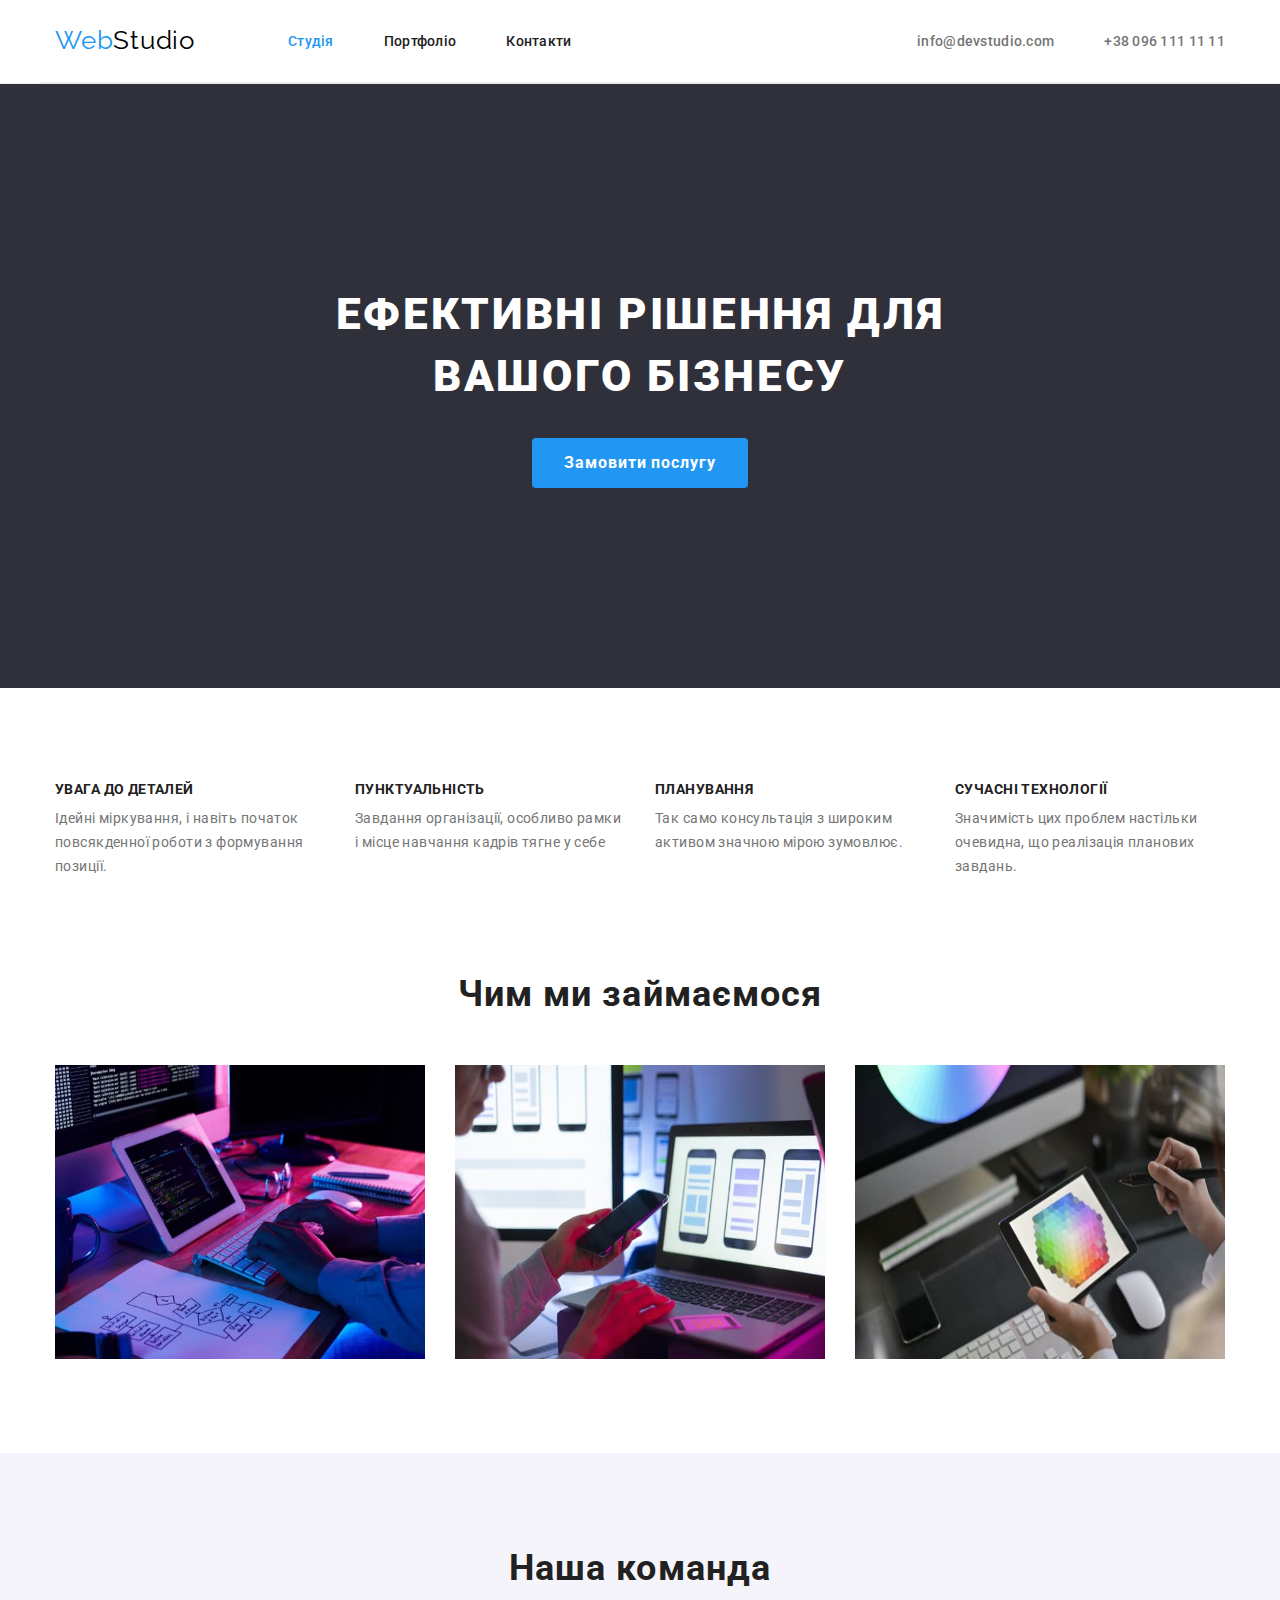
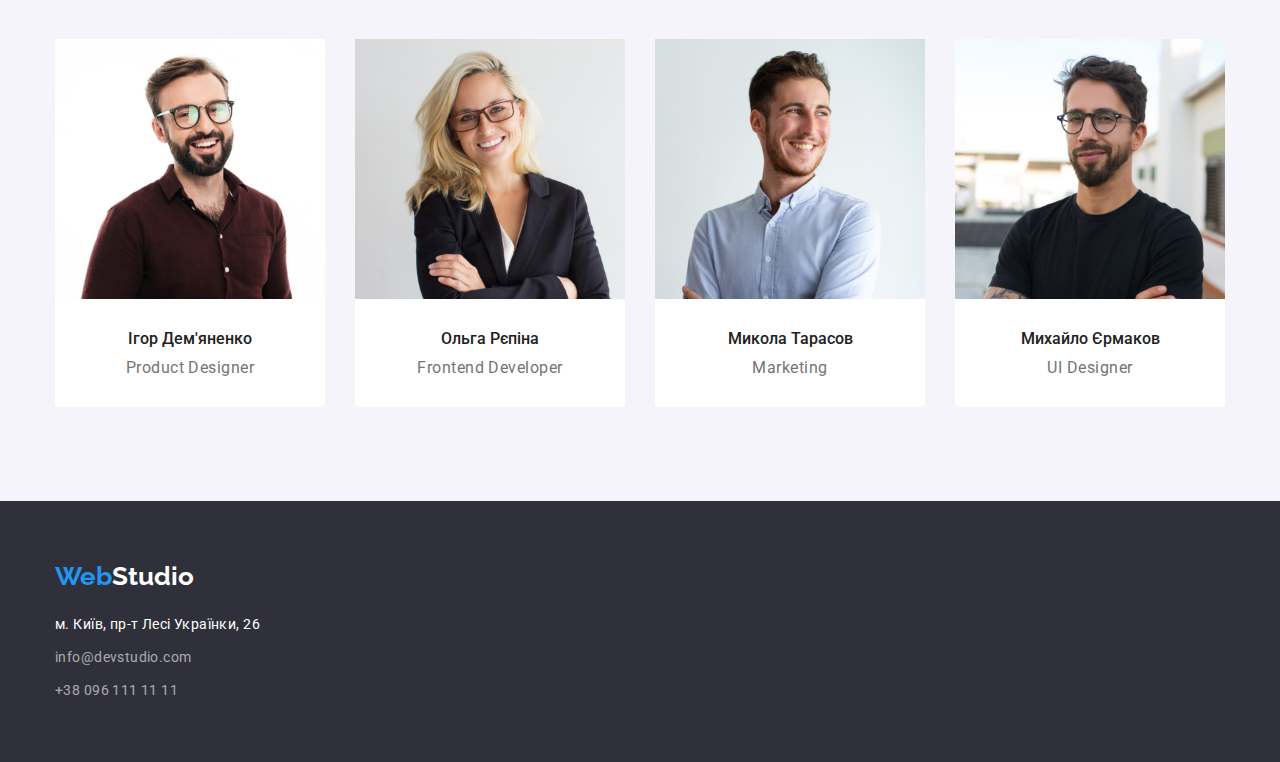
<file: index.html>
<!DOCTYPE html>
<html lang="uk">
  <head>
    <meta charset="UTF-8" />
    <meta http-equiv="X-UA-Compatible" content="IE=edge" />
    <meta name="viewport" content="width=device-width, initial-scale=1.0" />
    <title lang="en">WebStudio</title>
    <link
      href="https://fonts.googleapis.com/css2?family=Raleway:wght@700&family=Roboto:wght@400;500;700;900&display=swap"
      rel="stylesheet"
    />
    <link
      rel="stylesheet"
      href="https://cdnjs.cloudflare.com/ajax/libs/modern-normalize/1.0.0/modern-normalize.min.css"
    />
    <link rel="stylesheet" href="./css/styles.css" />
  </head>
  <body>
    <!-- Хедер -->
    <header class="header-line">
      <div class="container header-container">
        <a href="./index.html" lang="en" class="general-logo link"
          ><span class="accent-logo">Web</span>Studio</a
        >
        <nav class="nav-container">
          <ul class="list-nav list">
            <li class="nav-list-item">
              <a href="./index.html" class="nav-element current link">Студія</a>
            </li>
            <li class="nav-list-item">
              <a href="./portfolio.html" class="nav-element link">Портфоліо</a>
            </li>
            <li class="nav-list-item">
              <a href="" class="nav-element link">Контакти</a>
            </li>
          </ul>
        </nav>
        <ul class="list-contacts contacts-container list">
          <li class="list-contacts-item">
            <a href="mailto:info@devstudio.com" class="contact link">info@devstudio.com</a>
          </li>
          <li class="list-contacts-item">
            <a href="tel:+38096111111" class="contact link">+38 096 111 11 11</a>
          </li>
        </ul>
      </div>
    </header>
    <main>
      <!-- секція:герой -->
      <section class="hero">
        <div class="container">
          <h1 class="hero-title">ЕФЕКТИВНІ РІШЕННЯ ДЛЯ ВАШОГО БІЗНЕСУ</h1>
          <button type="button" class="hero-button">Замовити послугу</button>
        </div>
      </section>
      <!-- секція:перелік переваг компанії -->
      <section class="section">
        <div class="container">
          <h2 class="visually-hidden">Переваги компанії</h2>
          <ul class="list-superiority box-superiority list">
            <li class="superiority-list-item">
              <h3 class="superiority-title">УВАГА ДО ДЕТАЛЕЙ</h3>
              <p class="superiority-text">
                Ідейні міркування, і навіть початок повсякденної роботи з формування позиції.
              </p>
            </li>
            <li class="superiority-list-item">
              <h3 class="superiority-title">ПУНКТУАЛЬНІСТЬ</h3>
              <p class="superiority-text">
                Завдання організації, особливо рамки і місце навчання кадрів тягне у себе
              </p>
            </li>
            <li class="superiority-list-item">
              <h3 class="superiority-title">ПЛАНУВАННЯ</h3>
              <p class="superiority-text">
                Так само консультація з широким активом значною мірою зумовлює.
              </p>
            </li>
            <li class="superiority-list-item">
              <h3 class="superiority-title">СУЧАСНІ ТЕХНОЛОГІЇ</h3>
              <p class="superiority-text">
                Значимість цих проблем настільки очевидна, що реалізація планових завдань.
              </p>
            </li>
          </ul>
        </div>
      </section>
      <!-- секція:перелік послуг, які може надати компанія -->
      <section class="section services">
        <div class="container services-container">
          <h2 class="services-title">Чим ми займаємося</h2>
          <ul class="list-services list">
            <li class="list-services-item">
              <img
                src="./images/image1.jpg"
                alt="людина друкує на клавіатурі перед екраном
              компьютера"
                width="370"
                height="294"
              />
            </li>
            <li class="list-services-item">
              <img
                src="./images/image2.jpg"
                alt="людина з телефоном в руці сидить перед ноутбуком"
                width="370"
                height="294"
              />
            </li>
            <li class="list-services-item">
              <img
                src="./images/image3.jpg"
                alt="людина зі стілосом працює з планшетом"
                width="370"
                height="294"
              />
            </li>
          </ul>
        </div>
      </section>
      <!-- секція:перелік працівників компанії -->
      <section class="section team-section">
        <div class="container team-section-container">
          <h2 class="team-main-title">Наша команда</h2>
          <ul class="list-team list">
            <li class="list-team-item">
              <img
                class="team-img"
                src="./images/image4.jpg"
                alt="чоловік тримає ноутбук та посміхається"
                width="270"
                height="260"
              />
              <div class="team-text-container">
                <h3 class="team-secondary-title">Ігор Дем'яненко</h3>
                <p lang="en" class="team-text">Product Designer</p>
              </div>
            </li>
            <li class="list-team-item">
              <img
                class="team-img"
                src="./images/image5.jpg"
                alt="жінка в окулярах посміхається"
                width="270"
                height="260"
              />
              <div class="team-text-container">
                <h3 class="team-secondary-title">Ольга Рєпіна</h3>
                <p lang="en" class="team-text">Frontend Developer</p>
              </div>
            </li>
            <li class="list-team-item">
              <img
                class="team-img"
                src="./images/image6.jpg"
                alt="чоловік дивиться у бік та посміхається"
                width="270"
                height="260"
              />
              <div class="team-text-container">
                <h3 class="team-secondary-title">Микола Тарасов</h3>
                <p lang="en" class="team-text">Marketing</p>
              </div>
            </li>
            <li class="list-team-item">
              <img
                class="team-img"
                src="./images/image7.jpg"
                alt="чоловік в окулярах посміхається"
                width="270"
                height="260"
              />
              <div class="team-text-container">
                <h3 class="team-secondary-title">Михайло Єрмаков</h3>
                <p lang="en" class="team-text">UI Designer</p>
              </div>
            </li>
          </ul>
        </div>
      </section>
    </main>
    <!-- підвал -->
    <footer class="footer">
      <div class="container">
        <a href="./index.html" lang="en" class="footer-logo link"
          ><span class="accent-logo">Web</span>Studio</a
        >
        <address class="footer-address">
          <ul class="list-footer list">
            <li class="list-footer-item">
              <a
                href="https://www.google.com/maps/place/%D0%B1%D1%83%D0%BB%D1%8C%D0%B2%D0%B0%D1%80+%D0%9B%D0%B5%D1%81%D1%96+%D0%A3%D0%BA%D1%80%D0%B0%D1%97%D0%BD%D0%BA%D0%B8,+26,+%D0%9A%D0%B8%D1%97%D0%B2,+02000/@50.4265807,30.5361971,17z/data=!3m1!4b1!4m5!3m4!1s0x40d4cf0e033ecbe9:0x57a4dffefec77da0!8m2!3d50.4265807!4d30.5383858"
                target="_blank"
                rel="noopener noreferrer"
                class="contact-footer location link"
                >м. Київ, пр-т Лесі Українки, 26</a
              >
            </li>
            <li class="list-footer-item">
              <a href="mailto:info@devstudio.com" class="contact-footer link">info@devstudio.com</a>
            </li>
            <li class="list-footer-item">
              <a href="tel:+380961111111" class="contact-footer link">+38 096 111 11 11</a>
            </li>
          </ul>
        </address>
      </div>
    </footer>
  </body>
</html>
</file>
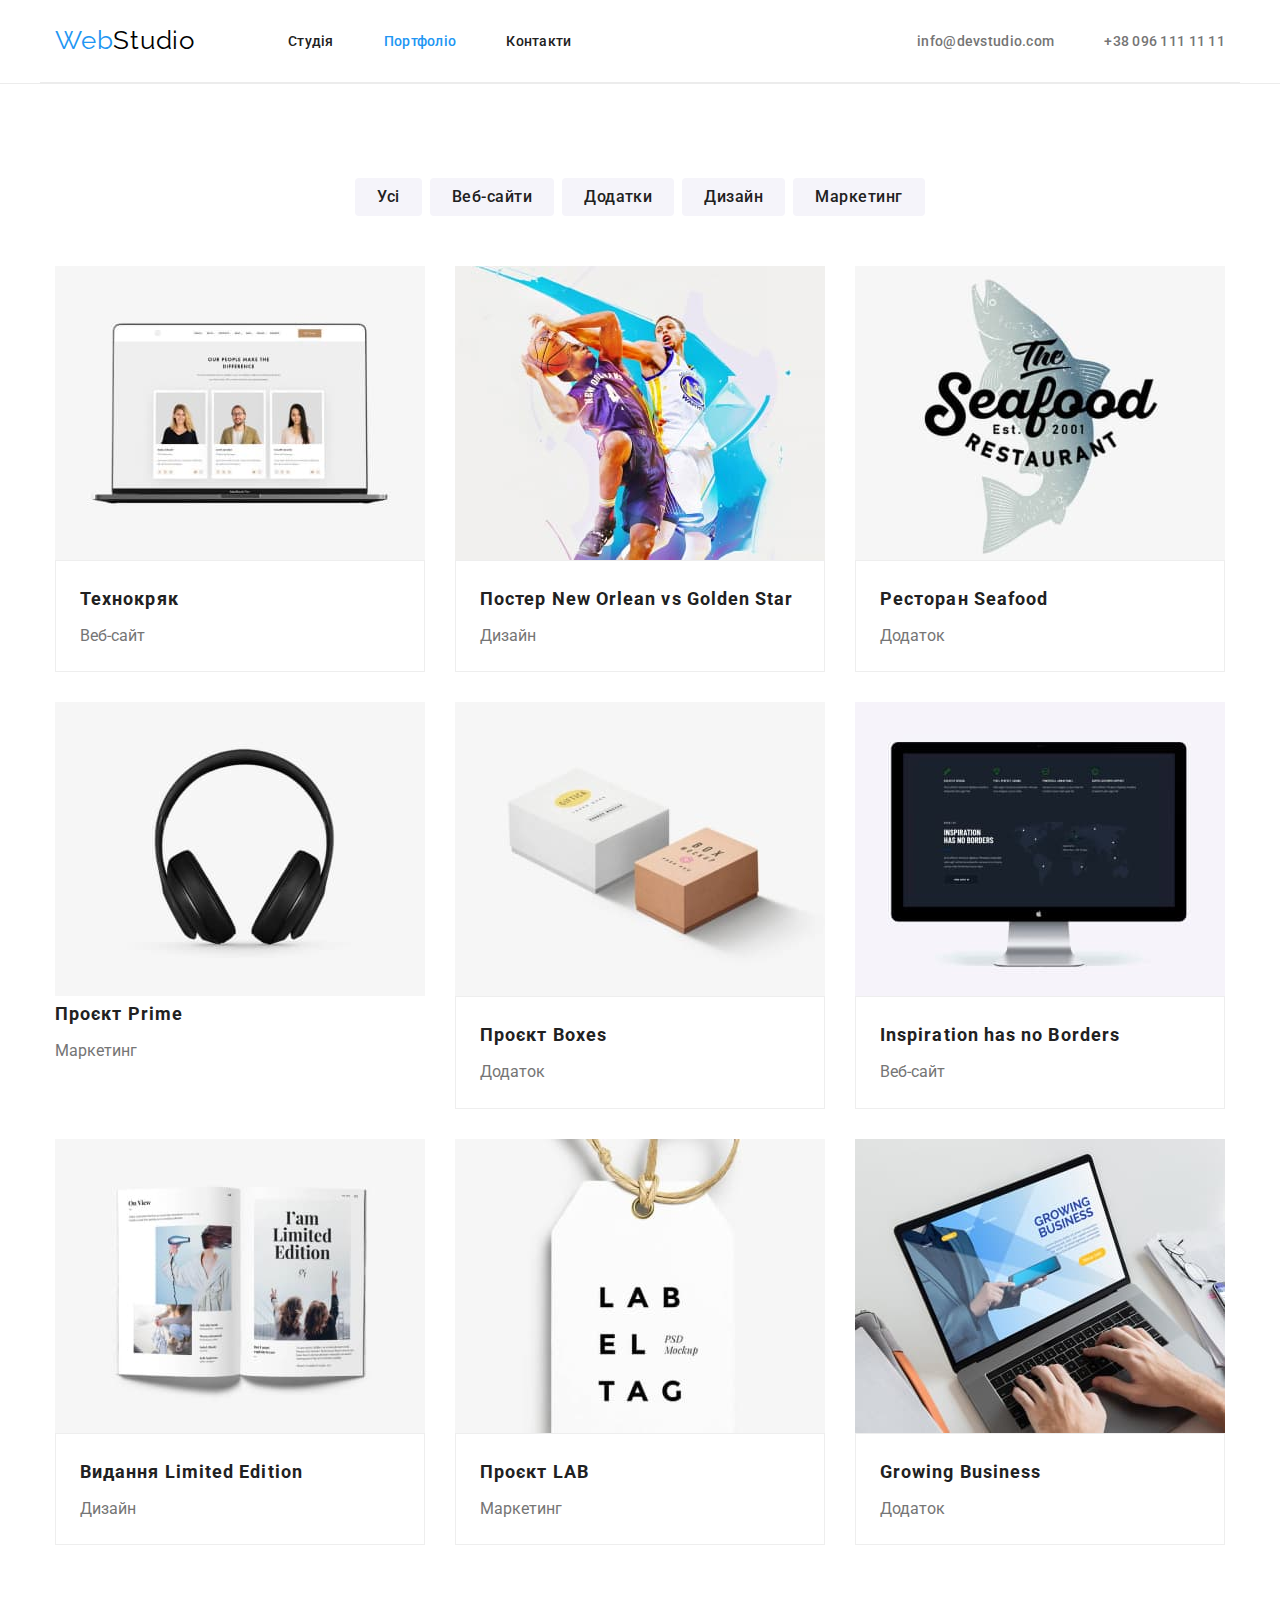
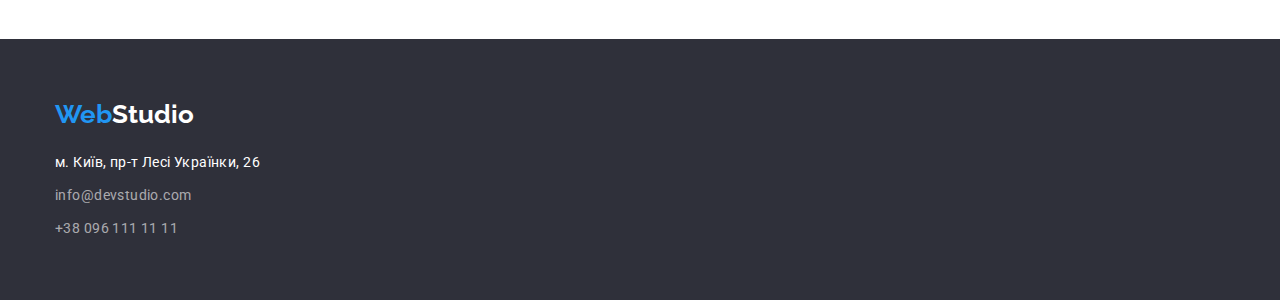
<file: portfolio.html>
<!DOCTYPE html>
<html lang="uk">
  <head>
    <meta charset="UTF-8" />
    <meta http-equiv="X-UA-Compatible" content="IE=edge" />
    <meta name="viewport" content="width=device-width, initial-scale=1.0" />
    <title>Portfolio</title>
    <link
      href="https://fonts.googleapis.com/css2?family=Raleway:wght@700&family=Roboto:wght@400;500;700;900&display=swap"
      rel="stylesheet"
    />
    <link
      rel="stylesheet"
      href="https://cdnjs.cloudflare.com/ajax/libs/modern-normalize/1.0.0/modern-normalize.min.css"
    />
    <link rel="stylesheet" href="./css/styles.css" />
  </head>
  <body>
    <!-- Хедер -->
    <header class="header-line">
      <div class="container header-container">
        <a href="./index.html" lang="en" class="general-logo link"
          ><span class="accent-logo">Web</span>Studio</a
        >
        <nav class="nav-container">
          <ul class="list-nav list">
            <li class="nav-list-item">
              <a href="./index.html" class="nav-element link">Студія</a>
            </li>
            <li class="nav-list-item">
              <a href="./portfolio.html" class="nav-element current link">Портфоліо</a>
            </li>
            <li class="nav-list-item">
              <a href="" class="nav-element link">Контакти</a>
            </li>
          </ul>
        </nav>
        <ul class="list-contacts contacts-container list">
          <li class="list-contacts-item">
            <a href="mailto:info@devstudio.com" class="contact link">info@devstudio.com</a>
          </li>
          <li class="list-contacts-item">
            <a href="tel:+38096111111" class="contact link">+38 096 111 11 11</a>
          </li>
        </ul>
      </div>
    </header>
    <main>
      <!-- секція:головна сторінка -->
      <section class="section main-portfolio">
        <div class="container">
          <h1 class="visually-hidden">Портфоліо</h1>
          <ul class="list-filter list">
            <li>
              <button type="button" class="filter-button">Усі</button>
            </li>
            <li>
              <button type="button" class="filter-button">Веб-сайти</button>
            </li>
            <li>
              <button type="button" class="filter-button">Додатки</button>
            </li>
            <li>
              <button type="button" class="filter-button">Дизайн</button>
            </li>
            <li>
              <button type="button" class="filter-button">Маркетинг</button>
            </li>
          </ul>
          <ul class="list-projects list">
            <li class="project-item">
              <img
                class="img-projects"
                src="./images/portfolio1.jpg"
                alt="відкритий ноутбук"
                width="370"
              />
              <div class="projects-text-container">
                <h2 class="projects-subtitle">Технокряк</h2>
                <p class="projects-text">Веб-сайт</p>
              </div>
            </li>
            <li class="project-item">
              <img
                class="img-projects"
                src="./images/portfolio2.jpg"
                alt="двоє людей грають у баскетбол"
                width="370"
              />
              <div class="projects-text-container">
                <h2 class="projects-subtitle">
                  Постер <span lang="en">New Orlean vs Golden Star</span>
                </h2>
                <p class="projects-text">Дизайн</p>
              </div>
            </li>
            <li class="project-item">
              <img
                class="img-projects"
                src="./images/portfolio3.jpg"
                alt="логотип ресторану"
                width="370"
              />
              <div class="projects-text-container">
                <h2 class="projects-subtitle">Ресторан <span lang="en">Seafood</span></h2>
                <p class="projects-text">Додаток</p>
              </div>
            </li>
            <li class="project-item">
              <img class="img-projects" src="./images/portfolio4.jpg" alt="навушники" width="370" />
              <div>
                <h2 class="projects-subtitle">Проєкт <span lang="en">Prime</span></h2>
                <p class="projects-text">Маркетинг</p>
              </div>
            </li>
            <li class="project-item">
              <img
                class="img-projects"
                src="./images/portfolio5.jpg"
                alt="картонні коробки"
                width="370"
              />
              <div class="projects-text-container">
                <h2 class="projects-subtitle">Проєкт <span lang="en">Boxes</span></h2>
                <p class="projects-text">Додаток</p>
              </div>
            </li>
            <li class="project-item">
              <img
                class="img-projects"
                src="./images/portfolio6.jpg"
                alt="моноблок компьютора"
                width="370"
              />
              <div class="projects-text-container">
                <h2 lang="en" class="projects-subtitle">Inspiration has no Borders</h2>
                <p class="projects-text">Веб-сайт</p>
              </div>
            </li>
            <li class="project-item">
              <img
                class="img-projects"
                src="./images/portfolio7.jpg"
                alt="розкрита книга"
                width="370"
              />
              <div class="projects-text-container">
                <h2 class="projects-subtitle">Видання <span lang="en">Limited Edition</span></h2>
                <p class="projects-text">Дизайн</p>
              </div>
            </li>
            <li class="project-item">
              <img
                class="img-projects"
                src="./images/portfolio8.jpg"
                alt="товариний знак"
                width="370"
              />
              <div class="projects-text-container">
                <h2 class="projects-subtitle">Проєкт <span lang="en">LAB</span></h2>
                <p class="projects-text">Маркетинг</p>
              </div>
            </li>
            <li class="project-item">
              <img
                class="img-projects"
                src="./images/portfolio9.jpg"
                alt="руки людини на клавіатурі ноутбука"
                width="370"
              />
              <div class="projects-text-container">
                <h2 lang="en" class="projects-subtitle">Growing Business</h2>
                <p class="projects-text">Додаток</p>
              </div>
            </li>
          </ul>
        </div>
      </section>
    </main>
    <!-- підвал -->
    <footer class="footer">
      <div class="container">
        <a href="./index.html" lang="en" class="footer-logo link"
          ><span class="accent-logo">Web</span>Studio</a
        >
        <address class="footer-address">
          <ul class="list-footer list">
            <li class="list-footer-item">
              <a
                href="https://www.google.com/maps/place/%D0%B1%D1%83%D0%BB%D1%8C%D0%B2%D0%B0%D1%80+%D0%9B%D0%B5%D1%81%D1%96+%D0%A3%D0%BA%D1%80%D0%B0%D1%97%D0%BD%D0%BA%D0%B8,+26,+%D0%9A%D0%B8%D1%97%D0%B2,+02000/@50.4265807,30.5361971,17z/data=!3m1!4b1!4m5!3m4!1s0x40d4cf0e033ecbe9:0x57a4dffefec77da0!8m2!3d50.4265807!4d30.5383858"
                target="_blank"
                rel="noopener noreferrer"
                class="contact-footer location link"
                >м. Київ, пр-т Лесі Українки, 26</a
              >
            </li>
            <li class="list-footer-item">
              <a href="mailto:info@devstudio.com" class="contact-footer link">info@devstudio.com</a>
            </li>
            <li class="list-footer-item">
              <a href="tel:+380961111111" class="contact-footer link">+38 096 111 11 11</a>
            </li>
          </ul>
        </address>
      </div>
    </footer>
  </body>
</html>
</file>
<file: css/styles.css>
/* основна палітра*/
:root {
    --bcg-main: #FFFFFF;
    --bcg-secondary: #2F303A;
    --bcg-third: #F5F4FA;
    --border-projects: #EEEEEE;
    --title: #212121;
    --text: #757575;
    --accent-color: #2196F3;
    --text-secondary: #F5F4FA;
    --logo-main: #000000;
}
/* Загальні зміни */ 

body {
    background-color: var(--bcg-main);
    color: var(--text);
    font-family: Roboto, sans-serif;
   
}
h1,h2,h3,h4,p,ul {
    margin: 0;
    padding: 0;
}
img {
    display: block;
}
.container {
    width: 1200px;
    margin-left: auto;
    margin-right: auto;
    padding: 0px 15px;
}
.link{
    text-decoration: none;
}
.visually-hidden {
    position: absolute;
    width: 1px;
    height: 1px;
    margin: -1px;
    border: 0;
    padding: 0;

    white-space: nowrap;
    clip-path: inset(100%);
    clip: rect(0 0 0 0);
    overflow: hidden;
}
.section{
    padding-top: 94px;
    padding-bottom: 94px;
}
.list{
    list-style: none;
}
/* Хедер */
.header-line {
border-bottom: 1px solid #ECECEC;

}

.header-container {
    display: flex;
    align-items: center;
    border-bottom: 1px solid #ECECEC;
}

.nav-container{
    margin-right: auto;
}

.accent-logo {
    color: var(--accent-color);
}
.general-logo {
    color: var(--logo-main);
    font-family: Raleway, sans-serif;
    font-size: 26px;
    line-height: calc(31/26);
    letter-spacing: 0.03em; 
    margin-right: 93px;
    padding-top: 24px;
    padding-bottom: 25px;
}

.nav-element{
    display: block;
    color: var(--title);
    font-weight: 500;
    font-size: 14px;
    line-height: calc(16/14);
    letter-spacing: 0.02em;
    padding-bottom: 32px;
    padding-top: 32px;
}

.nav-element:hover,
.nav-element:focus {
    color: var(--accent-color);
}
.nav-element.current{
    color: var(--accent-color);
}

.nav-list-item:not(:last-child){
    margin-right: 50px;
}

.list-contacts-item{
padding-bottom: 32px;
padding-top: 32px;
}
.contact {
    color: var(--text);
    font-weight: 500;
    font-size: 14px;
    line-height: calc(16/14);
    letter-spacing: 0.02em;
    padding-top: 32px;
    padding-bottom: 32px;
}
.contact:hover,
.contact:focus {
    color: var(--accent-color);
}
.list-nav {
    display: flex;
}

.contacts-container {
    display: flex;
    align-items: center;
}
.list-contacts-item:not(:last-child) {
    margin-right: 50px;
}
/* Герой */
.hero {
    background-color:var(--bcg-secondary);
    padding-bottom: 200px;
    padding-top: 200px;
    text-align: center;
}
.hero-title {
    color: var(--bcg-main);
    font-weight: 900;
    font-size: 44px;
    line-height: 1.4;
    letter-spacing: 0.06em;
    margin-bottom: 30px;
    width: 696px;
    margin-right: auto;
    margin-left: auto; 
}

.hero-button {
    background-color: var(--accent-color);
    color: var(--bcg-main);
    font-weight: 700;
    line-height: 1.9;
    letter-spacing: 0.06em;
    border: none;
    cursor: pointer;
    border-radius: 4px;
    padding: 10px 32px;
}
.hero-button:hover,
.hero-button:focus{
    background-color: #188CE8;
}
/* секція перелік переваг компанії */

.superiority-title {
    color: var(--title);
    font-size: 14px;
    line-height: 1.1;
    letter-spacing: 0.03em;
    margin-bottom: 10px;
}
.superiority-text {
    font-size: 14px;
    line-height: 1.7;
    letter-spacing: 0.03em;
}
.list-superiority {
    display: flex;
}
.superiority-list-item{
    width: 270px;
}
.superiority-list-item:not(:last-child) {
    margin-right: 30px;
}
/* секція:перелік послуг,які може надати компаніяї*/
.section.services {
    padding-top: 0px;
}
.services-title {
    color: var(--title);
    font-size: 36px;
    line-height: calc(42/36);
    letter-spacing: 0.03em;
    text-align: center;
    margin-bottom: 50px;
}
.list-services {
    display: flex;
}

.list-services-item:not(:last-child) {
margin-right: 30px;
}

/* секція:перелік працівників компанії */
.team-section {
    background-color: var(--bcg-third);
    padding-bottom: 94px;
}

.team-main-title {
    color: var(--title);
    font-size: 36px;
    line-height: calc(42/36);
    letter-spacing: 0.03em;
    text-align: center;
    margin-bottom: 50px;
    
}
.team-secondary-title {
    color: var(--title);
    font-weight: 500;
    font-size: 16px;
    line-height: calc(19/16);
    margin-bottom: 10px;
}
.team-text {
    line-height: calc(19/16);
    letter-spacing: 0.03em;
    
}
.list-team {
    background-color: var(--bcg-third);
    display: flex;
    text-align: center;
}
.list-team-item:not(:last-child) {
margin-right: 30px;
}
.list-team-item {
background-color: var(--bcg-main);
width: 270px;
border-radius: 0px 0px 4px 4px;
}
.team-text-container {
    margin-top: 30px;
    margin-bottom: 30px;
}

/* підвал */
.footer {
    background-color: var(--bcg-secondary);
    padding-top: 60px;
    padding-bottom: 60px;
}
.footer-logo {
    display: inline-block;
    color: var(--bcg-main);
    font-family: Raleway, sans-serif;
    font-weight: 700;
    font-size: 26px;
    line-height: calc(31/26);
    margin-bottom: 20px;
}

.contact-footer.location {
    color: var(--bcg-main);
}


.contact-footer {
    color: rgba(255, 255, 255, 0.6);
    font-size: 14px;
    line-height: calc(24/14);
    letter-spacing: 0.03em;
    
}

.contact-footer:hover,
.contact-footer:focus {
    color: var(--accent-color);
}

.list-footer-item:not(:last-child) {
    margin-bottom: 9px;
}
.footer-address{
    font-style: normal;
}
/* -------------Портфоліо------------ */
/* секція:головна сторінка */

.list-filter {
    display: flex;
    justify-content: center;
    gap: 8px;
    margin-bottom: 50px;  
}

.filter-button {
    font-weight: 500;
    line-height: 1.6;
    letter-spacing: 0.03em;
    color: var(--title);
    background-color: var(--bcg-third);
    border: none;
    cursor: pointer;
    border-radius: 4px;
    padding: 6px 22px;

}
.filter-button:hover,
.filter-button:focus {
    background-color: var(--accent-color);
    color: var(--bcg-main);
}

.list-projects {
    display: flex;
    flex-wrap: wrap;
    gap: 30px;
    
}
.projects-subtitle {
    color: var(--title);
    font-size: 18px;
    line-height: 2;
    letter-spacing: 0.06em;
    margin-bottom: 4px;
}
.projects-text {
    font-size: 16px;
    line-height: 1.9;
    
}
.project-item {
    
    width: calc((100% - 2 * 30px) / 3);
    
   
    
}

.projects-text-container {
    padding: 20px 24px;
    border: 1px solid var(--border-projects);
}
</file>
